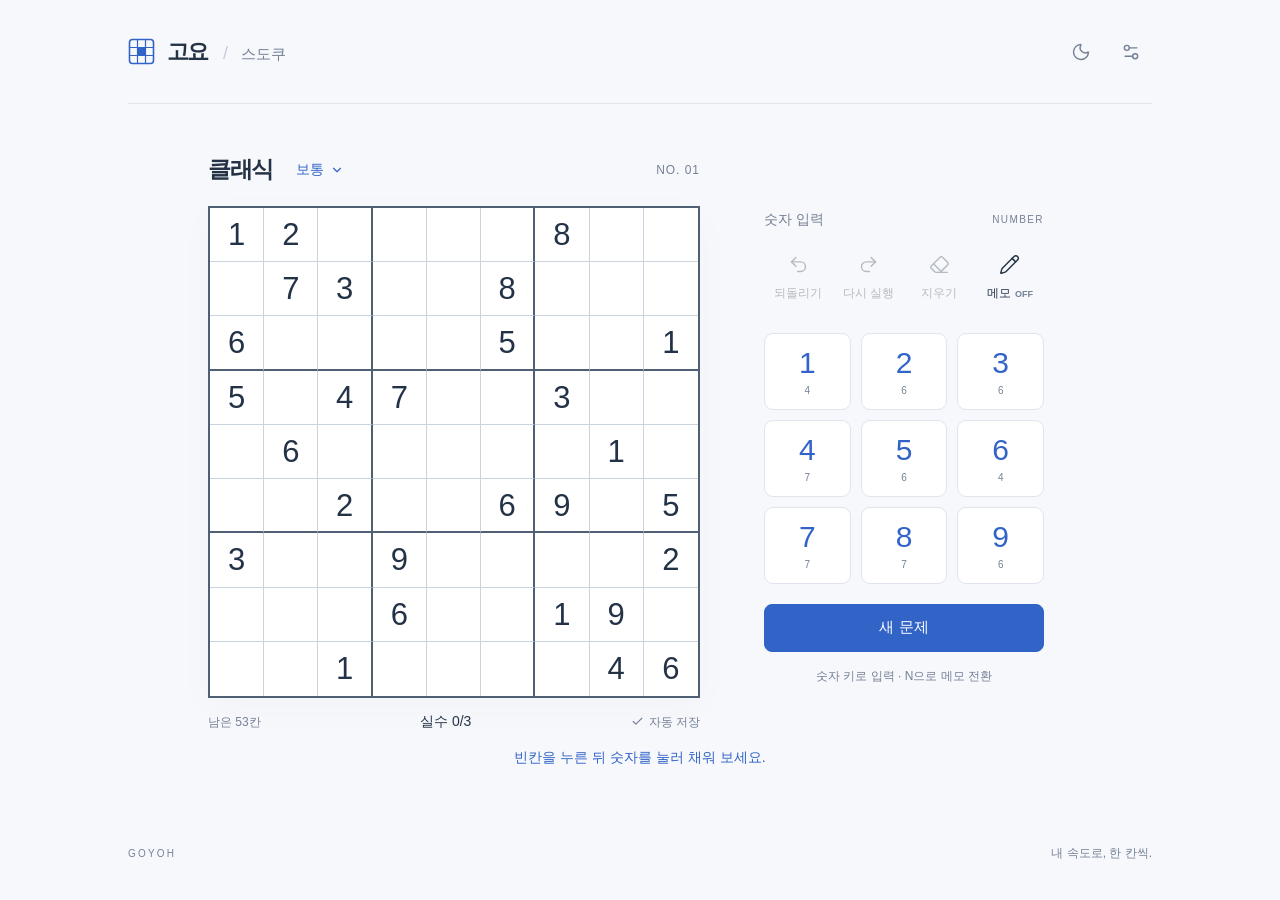
<file: index.html>
<!doctype html>
<html lang="ko" data-theme="light">
  <head>
    <meta charset="UTF-8" />
    <meta name="viewport" content="width=device-width, initial-scale=1, maximum-scale=1, user-scalable=no, viewport-fit=cover" />
    <meta name="theme-color" content="#f6f8fb" />
    <meta name="description" content="힌트 없이, 내 속도로 푸는 클래식 스도쿠." />
    <link rel="icon" href="./favicon.svg" type="image/svg+xml" />
    <title>고요 스도쿠</title>
    <script type="module" crossorigin src="./assets/index-CAXtN0q0.js"></script>
    <link rel="stylesheet" crossorigin href="./assets/index-DpVpLkRC.css">
    <link rel="manifest" href="./manifest.json">
    <link rel="apple-touch-icon" href="./icons/icon-192.png">
  </head>
  <body class="antialiased">
    <div id="root"></div>
    <script>if('serviceWorker' in navigator){addEventListener('load',function(){navigator.serviceWorker.register('./sw.js').catch(function(){})})}</script>
  </body>
</html>
</file>
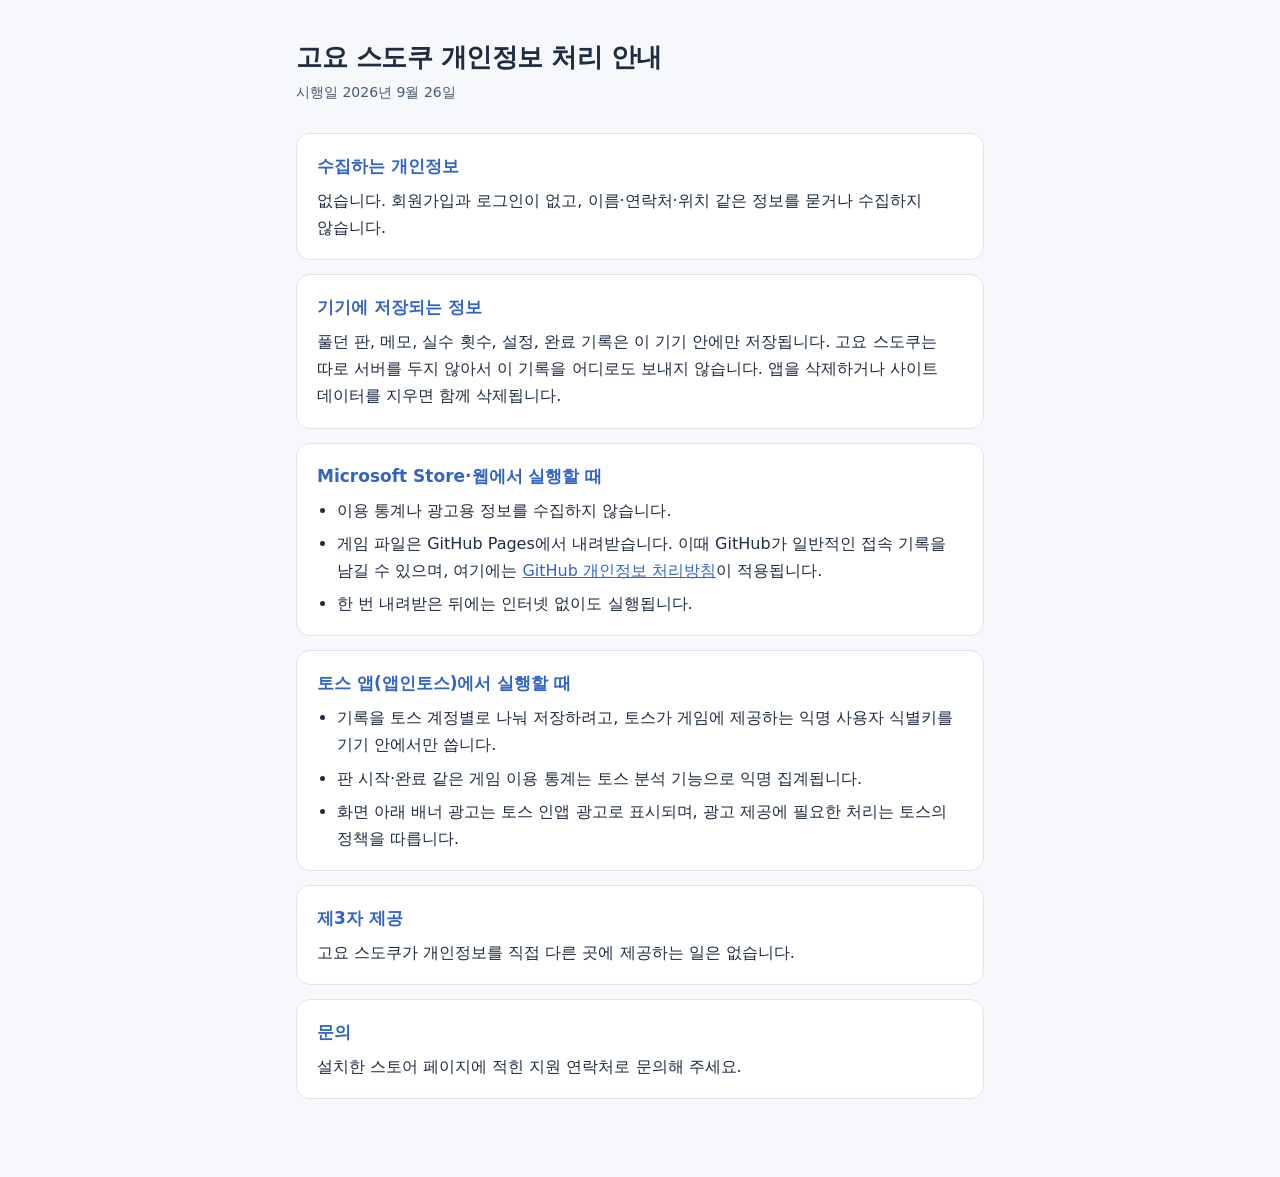
<file: privacy.html>
<!doctype html>
<html lang="ko">
<head>
<meta charset="utf-8">
<meta name="viewport" content="width=device-width, initial-scale=1">
<title>고요 스도쿠 개인정보 처리 안내</title>
<meta name="description" content="고요 스도쿠가 어떤 정보를 어디에 저장하는지 안내합니다.">
<link rel="icon" href="./favicon.svg" type="image/svg+xml">
<style>
  :root { --bg:#f6f8fb; --card:#ffffff; --fg:#1f2d42; --muted:#4a5b71; --line:#dfe5ee; --accent:#3264c8; color-scheme:light; }
  @media (prefers-color-scheme: dark) {
    :root { --bg:#131b26; --card:#1b2635; --fg:#d9e1ed; --muted:#98a7bc; --line:#303f53; --accent:#8bb3ff; color-scheme:dark; }
  }
  * { box-sizing:border-box; }
  body { margin:0; background:var(--bg); color:var(--fg); font:16px/1.7 "Apple SD Gothic Neo","Noto Sans KR","Malgun Gothic",system-ui,sans-serif; word-break:keep-all; }
  main { max-width:720px; margin:0 auto; padding:40px 16px 64px; }
  h1 { font-size:26px; line-height:1.35; letter-spacing:-0.5px; margin:0 0 6px; }
  .date { color:var(--muted); margin:0 0 28px; font-size:14px; }
  section { background:var(--card); border:1px solid var(--line); border-radius:14px; padding:18px 20px; margin:0 0 14px; }
  h2 { font-size:17px; margin:0 0 6px; color:var(--accent); }
  p, li { margin:0; color:var(--fg); }
  ul { margin:0; padding-left:20px; }
  li + li { margin-top:6px; }
  a { color:var(--accent); }
</style>
</head>
<body>
<main>
  <h1>고요 스도쿠 개인정보 처리 안내</h1>
  <p class="date">시행일 2026년 9월 26일</p>

  <section>
    <h2>수집하는 개인정보</h2>
    <p>없습니다. 회원가입과 로그인이 없고, 이름·연락처·위치 같은 정보를 묻거나 수집하지 않습니다.</p>
  </section>

  <section>
    <h2>기기에 저장되는 정보</h2>
    <p>풀던 판, 메모, 실수 횟수, 설정, 완료 기록은 이 기기 안에만 저장됩니다. 고요 스도쿠는 따로 서버를 두지 않아서 이 기록을 어디로도 보내지 않습니다. 앱을 삭제하거나 사이트 데이터를 지우면 함께 삭제됩니다.</p>
  </section>

  <section>
    <h2>Microsoft Store·웹에서 실행할 때</h2>
    <ul>
      <li>이용 통계나 광고용 정보를 수집하지 않습니다.</li>
      <li>게임 파일은 GitHub Pages에서 내려받습니다. 이때 GitHub가 일반적인 접속 기록을 남길 수 있으며, 여기에는 <a href="https://docs.github.com/ko/site-policy/privacy-policies/github-general-privacy-statement">GitHub 개인정보 처리방침</a>이 적용됩니다.</li>
      <li>한 번 내려받은 뒤에는 인터넷 없이도 실행됩니다.</li>
    </ul>
  </section>

  <section>
    <h2>토스 앱(앱인토스)에서 실행할 때</h2>
    <ul>
      <li>기록을 토스 계정별로 나눠 저장하려고, 토스가 게임에 제공하는 익명 사용자 식별키를 기기 안에서만 씁니다.</li>
      <li>판 시작·완료 같은 게임 이용 통계는 토스 분석 기능으로 익명 집계됩니다.</li>
      <li>화면 아래 배너 광고는 토스 인앱 광고로 표시되며, 광고 제공에 필요한 처리는 토스의 정책을 따릅니다.</li>
    </ul>
  </section>

  <section>
    <h2>제3자 제공</h2>
    <p>고요 스도쿠가 개인정보를 직접 다른 곳에 제공하는 일은 없습니다.</p>
  </section>

  <section>
    <h2>문의</h2>
    <p>설치한 스토어 페이지에 적힌 지원 연락처로 문의해 주세요.</p>
  </section>
</main>
</body>
</html>
</file>
<file: assets/index-DpVpLkRC.css>
/*! tailwindcss v4.2.1 | MIT License | https://tailwindcss.com */
@layer properties{@supports (((-webkit-hyphens:none)) and (not (margin-trim:inline))) or ((-moz-orient:inline) and (not (color:rgb(from red r g b)))){:root,:host{--shimmer-angle:20deg}*,:before,:after{--tw-translate-x:0;--tw-translate-y:0;--tw-translate-z:0;--tw-border-style:solid;--tw-leading:initial;--tw-font-weight:initial;--tw-shadow:0 0 #0000;--tw-shadow-color:initial;--tw-shadow-alpha:100%;--tw-inset-shadow:0 0 #0000;--tw-inset-shadow-color:initial;--tw-inset-shadow-alpha:100%;--tw-ring-color:initial;--tw-ring-shadow:0 0 #0000;--tw-inset-ring-color:initial;--tw-inset-ring-shadow:0 0 #0000;--tw-ring-inset:initial;--tw-ring-offset-width:0px;--tw-ring-offset-color:#fff;--tw-ring-offset-shadow:0 0 #0000;--tw-outline-style:solid;--tw-duration:initial;--tw-animation-delay:0s;--tw-animation-direction:normal;--tw-animation-duration:initial;--tw-animation-fill-mode:none;--tw-animation-iteration-count:1;--tw-enter-blur:0;--tw-enter-opacity:1;--tw-enter-rotate:0;--tw-enter-scale:1;--tw-enter-translate-x:0;--tw-enter-translate-y:0;--tw-exit-blur:0;--tw-exit-opacity:1;--tw-exit-rotate:0;--tw-exit-scale:1;--tw-exit-translate-x:0;--tw-exit-translate-y:0;--scroll-fade-t:0px;--scroll-fade-b:0px;--scroll-fade-s:0px;--scroll-fade-e:0px;--scroll-fade-mask:initial;--shimmer-image:initial;--shimmer-text-fill:initial}::backdrop{--tw-translate-x:0;--tw-translate-y:0;--tw-translate-z:0;--tw-border-style:solid;--tw-leading:initial;--tw-font-weight:initial;--tw-shadow:0 0 #0000;--tw-shadow-color:initial;--tw-shadow-alpha:100%;--tw-inset-shadow:0 0 #0000;--tw-inset-shadow-color:initial;--tw-inset-shadow-alpha:100%;--tw-ring-color:initial;--tw-ring-shadow:0 0 #0000;--tw-inset-ring-color:initial;--tw-inset-ring-shadow:0 0 #0000;--tw-ring-inset:initial;--tw-ring-offset-width:0px;--tw-ring-offset-color:#fff;--tw-ring-offset-shadow:0 0 #0000;--tw-outline-style:solid;--tw-duration:initial;--tw-animation-delay:0s;--tw-animation-direction:normal;--tw-animation-duration:initial;--tw-animation-fill-mode:none;--tw-animation-iteration-count:1;--tw-enter-blur:0;--tw-enter-opacity:1;--tw-enter-rotate:0;--tw-enter-scale:1;--tw-enter-translate-x:0;--tw-enter-translate-y:0;--tw-exit-blur:0;--tw-exit-opacity:1;--tw-exit-rotate:0;--tw-exit-scale:1;--tw-exit-translate-x:0;--tw-exit-translate-y:0;--scroll-fade-t:0px;--scroll-fade-b:0px;--scroll-fade-s:0px;--scroll-fade-e:0px;--scroll-fade-mask:initial;--shimmer-image:initial;--shimmer-text-fill:initial}}}@layer theme{:root,:host{--font-mono:ui-monospace, SFMono-Regular, Menlo, Monaco, Consolas, "Liberation Mono", "Courier New", monospace;--color-black:#000;--color-white:#fff;--spacing:.25rem;--container-xs:20rem;--container-lg:32rem;--text-xs:.75rem;--text-xs--line-height:calc(1 / .75);--text-sm:.875rem;--text-sm--line-height:calc(1.25 / .875);--text-lg:1.125rem;--text-lg--line-height:calc(1.75 / 1.125);--font-weight-medium:500;--font-weight-semibold:600;--radius-xs:.125rem;--default-transition-duration:.15s;--default-transition-timing-function:cubic-bezier(.4, 0, .2, 1);--default-font-family:Arial,"Apple SD Gothic Neo","Malgun Gothic",sans-serif;--default-mono-font-family:var(--font-mono)}}@layer base{*,:after,:before{box-sizing:border-box;border:0 solid;margin:0;padding:0}::backdrop{box-sizing:border-box;border:0 solid;margin:0;padding:0}::-webkit-file-upload-button{box-sizing:border-box;border:0 solid;margin:0;padding:0}::file-selector-button{box-sizing:border-box;border:0 solid;margin:0;padding:0}html,:host{-webkit-text-size-adjust:100%;-moz-tab-size:4;tab-size:4;line-height:1.5;font-family:var(--default-font-family,ui-sans-serif, system-ui, sans-serif, "Apple Color Emoji", "Segoe UI Emoji", "Segoe UI Symbol", "Noto Color Emoji");font-feature-settings:var(--default-font-feature-settings,normal);font-variation-settings:var(--default-font-variation-settings,normal);-webkit-tap-highlight-color:transparent}hr{height:0;color:inherit;border-top-width:1px}abbr:where([title]){-webkit-text-decoration:underline dotted;text-decoration:underline dotted}h1,h2,h3,h4,h5,h6{font-size:inherit;font-weight:inherit}a{color:inherit;-webkit-text-decoration:inherit;-webkit-text-decoration:inherit;-webkit-text-decoration:inherit;-webkit-text-decoration:inherit;text-decoration:inherit}b,strong{font-weight:bolder}code,kbd,samp,pre{font-family:var(--default-mono-font-family,ui-monospace, SFMono-Regular, Menlo, Monaco, Consolas, "Liberation Mono", "Courier New", monospace);font-feature-settings:var(--default-mono-font-feature-settings,normal);font-variation-settings:var(--default-mono-font-variation-settings,normal);font-size:1em}small{font-size:80%}sub,sup{vertical-align:baseline;font-size:75%;line-height:0;position:relative}sub{bottom:-.25em}sup{top:-.5em}table{text-indent:0;border-color:inherit;border-collapse:collapse}:-moz-focusring{outline:auto}progress{vertical-align:baseline}summary{display:list-item}ol,ul,menu{list-style:none}img,svg,video,canvas,audio,iframe,embed,object{vertical-align:middle;display:block}img,video{max-width:100%;height:auto}button,input,select,optgroup,textarea{font:inherit;font-feature-settings:inherit;font-variation-settings:inherit;letter-spacing:inherit;color:inherit;opacity:1;background-color:#0000;border-radius:0}::-webkit-file-upload-button{font:inherit;font-feature-settings:inherit;font-variation-settings:inherit;letter-spacing:inherit;color:inherit;opacity:1;background-color:#0000;border-radius:0}::file-selector-button{font:inherit;font-feature-settings:inherit;font-variation-settings:inherit;letter-spacing:inherit;color:inherit;opacity:1;background-color:#0000;border-radius:0}:where(select:-webkit-any([multiple],[size])) optgroup{font-weight:bolder}:where(select:is([multiple],[size])) optgroup{font-weight:bolder}:where(select:-webkit-any([multiple],[size])) optgroup option{padding-inline-start:20px}:where(select:is([multiple],[size])) optgroup option{padding-inline-start:20px}::-webkit-file-upload-button{margin-inline-end:4px}::file-selector-button{margin-inline-end:4px}::placeholder{opacity:1}@supports (not ((-webkit-appearance:-apple-pay-button))) or (contain-intrinsic-size:1px){::placeholder{color:currentColor}@supports (color:color-mix(in lab, red, red)){::placeholder{color:color-mix(in oklab, currentcolor 50%, transparent)}}}textarea{resize:vertical}::-webkit-search-decoration{-webkit-appearance:none}::-webkit-date-and-time-value{min-height:1lh;text-align:inherit}::-webkit-datetime-edit{display:inline-flex}::-webkit-datetime-edit-fields-wrapper{padding:0}::-webkit-datetime-edit{padding-block-start:0;padding-block-end:0}::-webkit-datetime-edit-year-field{padding-block-start:0;padding-block-end:0}::-webkit-datetime-edit-month-field{padding-block-start:0;padding-block-end:0}::-webkit-datetime-edit-day-field{padding-block-start:0;padding-block-end:0}::-webkit-datetime-edit-hour-field{padding-block-start:0;padding-block-end:0}::-webkit-datetime-edit-minute-field{padding-block-start:0;padding-block-end:0}::-webkit-datetime-edit-second-field{padding-block-start:0;padding-block-end:0}::-webkit-datetime-edit-millisecond-field{padding-block-start:0;padding-block-end:0}::-webkit-datetime-edit-meridiem-field{padding-block-start:0;padding-block-end:0}::-webkit-calendar-picker-indicator{line-height:1}:-moz-ui-invalid{box-shadow:none}button{-webkit-appearance:button;appearance:button}input:where([type=button],[type=reset],[type=submit]){-webkit-appearance:button;appearance:button}::-webkit-file-upload-button{-webkit-appearance:button;appearance:button}::file-selector-button{-webkit-appearance:button;appearance:button}::-webkit-inner-spin-button{height:auto}::-webkit-outer-spin-button{height:auto}[hidden]:where(:not([hidden=until-found])){display:none!important}}@layer components;@layer utilities{.pointer-events-none{pointer-events:none}.visible{visibility:visible}.sr-only{clip-path:inset(50%);white-space:nowrap;border-width:0;width:1px;height:1px;margin:-1px;padding:0;position:absolute;overflow:hidden}.absolute{position:absolute}.fixed{position:fixed}.relative{position:relative}.inset-0{inset:calc(var(--spacing) * 0)}.top-1\/2{top:50%}.top-4{top:calc(var(--spacing) * 4)}.top-\[50\%\]{top:50%}.right-4{right:calc(var(--spacing) * 4)}.left-1\/2,.left-\[50\%\]{left:50%}.z-50{z-index:50}.mb-2{margin-bottom:calc(var(--spacing) * 2)}.block{display:block}.flex{display:flex}.grid{display:grid}.hidden{display:none}.inline-flex{display:inline-flex}.aspect-square{aspect-ratio:1}.size-2{width:calc(var(--spacing) * 2);height:calc(var(--spacing) * 2)}.size-4{width:calc(var(--spacing) * 4);height:calc(var(--spacing) * 4)}.size-6{width:calc(var(--spacing) * 6);height:calc(var(--spacing) * 6)}.size-8{width:calc(var(--spacing) * 8);height:calc(var(--spacing) * 8)}.size-9{width:calc(var(--spacing) * 9);height:calc(var(--spacing) * 9)}.size-10{width:calc(var(--spacing) * 10);height:calc(var(--spacing) * 10)}.size-16{width:calc(var(--spacing) * 16);height:calc(var(--spacing) * 16)}.h-6{height:calc(var(--spacing) * 6)}.h-8{height:calc(var(--spacing) * 8)}.h-9{height:calc(var(--spacing) * 9)}.h-10{height:calc(var(--spacing) * 10)}.w-full{width:100%}.max-w-\[calc\(100\%-2rem\)\]{max-width:calc(100% - 2rem)}.shrink-0{flex-shrink:0}.-translate-x-1\/2{--tw-translate-x:calc(calc(1 / 2 * 100%) * -1);translate:var(--tw-translate-x) var(--tw-translate-y)}.translate-x-\[-50\%\]{--tw-translate-x:-50%;translate:var(--tw-translate-x) var(--tw-translate-y)}.-translate-y-1\/2{--tw-translate-y:calc(calc(1 / 2 * 100%) * -1);translate:var(--tw-translate-x) var(--tw-translate-y)}.translate-y-\[-50\%\]{--tw-translate-y:-50%;translate:var(--tw-translate-x) var(--tw-translate-y)}.grid-rows-\[auto_1fr\]{grid-template-rows:auto 1fr}.flex-col{flex-direction:column}.flex-col-reverse{flex-direction:column-reverse}.place-items-center{place-items:center}.items-center{align-items:center}.justify-center{justify-content:center}.gap-1{gap:calc(var(--spacing) * 1)}.gap-1\.5{gap:calc(var(--spacing) * 1.5)}.gap-2{gap:calc(var(--spacing) * 2)}.gap-3{gap:calc(var(--spacing) * 3)}.gap-4{gap:calc(var(--spacing) * 4)}.rounded-full{border-radius:2147483647px}.rounded-lg{border-radius:.7rem}.rounded-md{border-radius:.5rem}.rounded-xs{border-radius:var(--radius-xs)}.border{border-style:var(--tw-border-style);border-width:1px}.border-input{border-color:var(--input)}.border-transparent{border-color:#0000}.bg-background{background-color:var(--background)}.bg-black\/50{background-color:#00000080}@supports (color:color-mix(in lab, red, red)){.bg-black\/50{background-color:color-mix(in oklab, var(--color-black) 50%, transparent)}}.bg-destructive{background-color:var(--destructive)}.bg-muted{background-color:var(--muted)}.bg-primary{background-color:var(--primary)}.bg-secondary{background-color:var(--secondary)}.fill-primary{fill:var(--primary)}.p-6{padding:calc(var(--spacing) * 6)}.px-2{padding-inline:calc(var(--spacing) * 2)}.px-3{padding-inline:calc(var(--spacing) * 3)}.px-4{padding-inline:calc(var(--spacing) * 4)}.px-6{padding-inline:calc(var(--spacing) * 6)}.py-2{padding-block:calc(var(--spacing) * 2)}.text-center{text-align:center}.text-lg{font-size:var(--text-lg);line-height:var(--tw-leading,var(--text-lg--line-height))}.text-sm{font-size:var(--text-sm);line-height:var(--tw-leading,var(--text-sm--line-height))}.text-xs{font-size:var(--text-xs);line-height:var(--tw-leading,var(--text-xs--line-height))}.leading-none{--tw-leading:1;line-height:1}.font-medium{--tw-font-weight:var(--font-weight-medium);font-weight:var(--font-weight-medium)}.font-semibold{--tw-font-weight:var(--font-weight-semibold);font-weight:var(--font-weight-semibold)}.whitespace-nowrap{white-space:nowrap}.text-muted-foreground{color:var(--muted-foreground)}.text-primary{color:var(--primary)}.text-primary-foreground{color:var(--primary-foreground)}.text-secondary-foreground{color:var(--secondary-foreground)}.text-white{color:var(--color-white)}.underline-offset-4{text-underline-offset:4px}.antialiased{-webkit-font-smoothing:antialiased;-moz-osx-font-smoothing:grayscale}.opacity-70{opacity:.7}.shadow-lg{--tw-shadow:0 10px 15px -3px var(--tw-shadow-color,#0000001a), 0 4px 6px -4px var(--tw-shadow-color,#0000001a);box-shadow:var(--tw-inset-shadow), var(--tw-inset-ring-shadow), var(--tw-ring-offset-shadow), var(--tw-ring-shadow), var(--tw-shadow)}.shadow-xs{--tw-shadow:0 1px 2px 0 var(--tw-shadow-color,#0000000d);box-shadow:var(--tw-inset-shadow), var(--tw-inset-ring-shadow), var(--tw-ring-offset-shadow), var(--tw-ring-shadow), var(--tw-shadow)}.ring-0{--tw-ring-shadow:var(--tw-ring-inset,) 0 0 0 calc(0px + var(--tw-ring-offset-width)) var(--tw-ring-color,currentcolor);box-shadow:var(--tw-inset-shadow), var(--tw-inset-ring-shadow), var(--tw-ring-offset-shadow), var(--tw-ring-shadow), var(--tw-shadow)}.ring-offset-background{--tw-ring-offset-color:var(--background)}.outline{outline-style:var(--tw-outline-style);outline-width:1px}.transition-\[color\,box-shadow\]{transition-property:color,box-shadow;transition-timing-function:var(--tw-ease,var(--default-transition-timing-function));transition-duration:var(--tw-duration,var(--default-transition-duration))}.transition-all{transition-property:all;transition-timing-function:var(--tw-ease,var(--default-transition-timing-function));transition-duration:var(--tw-duration,var(--default-transition-duration))}.transition-opacity{transition-property:opacity;transition-timing-function:var(--tw-ease,var(--default-transition-timing-function));transition-duration:var(--tw-duration,var(--default-transition-duration))}.transition-transform{transition-property:transform,translate,scale,rotate;transition-timing-function:var(--tw-ease,var(--default-transition-timing-function));transition-duration:var(--tw-duration,var(--default-transition-duration))}.duration-200{--tw-duration:.2s;transition-duration:.2s}.outline-none{--tw-outline-style:none;outline-style:none}.running{animation-play-state:running}.group-data-\[size\=default\]\/switch\:size-4:is(:where(.group\/switch)[data-size=default] *){width:calc(var(--spacing) * 4);height:calc(var(--spacing) * 4)}.group-data-\[size\=sm\]\/alert-dialog-content\:grid:is(:where(.group\/alert-dialog-content)[data-size=sm] *){display:grid}.group-data-\[size\=sm\]\/alert-dialog-content\:grid-cols-2:is(:where(.group\/alert-dialog-content)[data-size=sm] *){grid-template-columns:repeat(2,minmax(0,1fr))}.group-data-\[size\=sm\]\/switch\:size-3:is(:where(.group\/switch)[data-size=sm] *){width:calc(var(--spacing) * 3);height:calc(var(--spacing) * 3)}@media (hover:hover){.hover\:bg-accent:hover{background-color:var(--accent)}.hover\:bg-destructive\/90:hover{background-color:var(--destructive)}@supports (color:color-mix(in lab, red, red)){.hover\:bg-destructive\/90:hover{background-color:color-mix(in oklab, var(--destructive) 90%, transparent)}}.hover\:bg-primary\/90:hover{background-color:var(--primary)}@supports (color:color-mix(in lab, red, red)){.hover\:bg-primary\/90:hover{background-color:color-mix(in oklab, var(--primary) 90%, transparent)}}.hover\:bg-secondary\/80:hover{background-color:var(--secondary)}@supports (color:color-mix(in lab, red, red)){.hover\:bg-secondary\/80:hover{background-color:color-mix(in oklab, var(--secondary) 80%, transparent)}}.hover\:text-accent-foreground:hover{color:var(--accent-foreground)}.hover\:underline:hover{text-decoration-line:underline}.hover\:opacity-100:hover{opacity:1}}.focus\:ring-2:focus{--tw-ring-shadow:var(--tw-ring-inset,) 0 0 0 calc(2px + var(--tw-ring-offset-width)) var(--tw-ring-color,currentcolor);box-shadow:var(--tw-inset-shadow), var(--tw-inset-ring-shadow), var(--tw-ring-offset-shadow), var(--tw-ring-shadow), var(--tw-shadow)}.focus\:ring-ring:focus{--tw-ring-color:var(--ring)}.focus\:ring-offset-2:focus{--tw-ring-offset-width:2px;--tw-ring-offset-shadow:var(--tw-ring-inset,) 0 0 0 var(--tw-ring-offset-width) var(--tw-ring-offset-color)}.focus\:outline-hidden:focus{--tw-outline-style:none;outline-style:none}@media (forced-colors:active){.focus\:outline-hidden:focus{outline-offset:2px;outline:2px solid #0000}}.focus-visible\:border-ring:focus-visible{border-color:var(--ring)}.focus-visible\:ring-\[3px\]:focus-visible{--tw-ring-shadow:var(--tw-ring-inset,) 0 0 0 calc(3px + var(--tw-ring-offset-width)) var(--tw-ring-color,currentcolor);box-shadow:var(--tw-inset-shadow), var(--tw-inset-ring-shadow), var(--tw-ring-offset-shadow), var(--tw-ring-shadow), var(--tw-shadow)}.focus-visible\:ring-destructive\/20:focus-visible{--tw-ring-color:var(--destructive)}@supports (color:color-mix(in lab, red, red)){.focus-visible\:ring-destructive\/20:focus-visible{--tw-ring-color:color-mix(in oklab, var(--destructive) 20%, transparent)}}.focus-visible\:ring-ring\/50:focus-visible{--tw-ring-color:var(--ring)}@supports (color:color-mix(in lab, red, red)){.focus-visible\:ring-ring\/50:focus-visible{--tw-ring-color:color-mix(in oklab, var(--ring) 50%, transparent)}}.disabled\:pointer-events-none:disabled{pointer-events:none}.disabled\:cursor-not-allowed:disabled{cursor:not-allowed}.disabled\:opacity-50:disabled{opacity:.5}.has-data-\[slot\=alert-dialog-media\]\:grid-rows-\[auto_auto_1fr\]:has([data-slot=alert-dialog-media]){grid-template-rows:auto auto 1fr}.has-data-\[slot\=alert-dialog-media\]\:gap-x-6:has([data-slot=alert-dialog-media]){column-gap:calc(var(--spacing) * 6)}.has-\[\>svg\]\:px-1\.5:has(>svg){padding-inline:calc(var(--spacing) * 1.5)}.has-\[\>svg\]\:px-2\.5:has(>svg){padding-inline:calc(var(--spacing) * 2.5)}.has-\[\>svg\]\:px-3:has(>svg){padding-inline:calc(var(--spacing) * 3)}.has-\[\>svg\]\:px-4:has(>svg){padding-inline:calc(var(--spacing) * 4)}.aria-invalid\:border-destructive[aria-invalid=true]{border-color:var(--destructive)}.aria-invalid\:ring-destructive\/20[aria-invalid=true]{--tw-ring-color:var(--destructive)}@supports (color:color-mix(in lab, red, red)){.aria-invalid\:ring-destructive\/20[aria-invalid=true]{--tw-ring-color:color-mix(in oklab, var(--destructive) 20%, transparent)}}.data-\[size\=default\]\:h-\[1\.15rem\][data-size=default]{height:1.15rem}.data-\[size\=default\]\:w-8[data-size=default]{width:calc(var(--spacing) * 8)}.data-\[size\=sm\]\:h-3\.5[data-size=sm]{height:calc(var(--spacing) * 3.5)}.data-\[size\=sm\]\:w-6[data-size=sm]{width:calc(var(--spacing) * 6)}.data-\[size\=sm\]\:max-w-xs[data-size=sm]{max-width:var(--container-xs)}.data-\[state\=checked\]\:translate-x-\[calc\(100\%-2px\)\][data-state=checked]{--tw-translate-x:calc(100% - 2px);translate:var(--tw-translate-x) var(--tw-translate-y)}.data-\[state\=checked\]\:bg-primary[data-state=checked]{background-color:var(--primary)}.data-\[state\=closed\]\:animate-out[data-state=closed]{animation:exit var(--tw-animation-duration,var(--tw-duration,.15s))var(--tw-ease,ease)var(--tw-animation-delay,0s)var(--tw-animation-iteration-count,1)var(--tw-animation-direction,normal)var(--tw-animation-fill-mode,none)}.data-\[state\=closed\]\:fade-out-0[data-state=closed]{--tw-exit-opacity:0}.data-\[state\=closed\]\:zoom-out-95[data-state=closed]{--tw-exit-scale:.95}.data-\[state\=open\]\:animate-in[data-state=open]{animation:enter var(--tw-animation-duration,var(--tw-duration,.15s))var(--tw-ease,ease)var(--tw-animation-delay,0s)var(--tw-animation-iteration-count,1)var(--tw-animation-direction,normal)var(--tw-animation-fill-mode,none)}.data-\[state\=open\]\:bg-accent[data-state=open]{background-color:var(--accent)}.data-\[state\=open\]\:text-muted-foreground[data-state=open]{color:var(--muted-foreground)}.data-\[state\=open\]\:fade-in-0[data-state=open]{--tw-enter-opacity:0}.data-\[state\=open\]\:zoom-in-95[data-state=open]{--tw-enter-scale:.95}.data-\[state\=unchecked\]\:translate-x-0[data-state=unchecked]{--tw-translate-x:calc(var(--spacing) * 0);translate:var(--tw-translate-x) var(--tw-translate-y)}.data-\[state\=unchecked\]\:bg-input[data-state=unchecked]{background-color:var(--input)}@media (min-width:40rem){.sm\:max-w-lg{max-width:var(--container-lg)}.sm\:flex-row{flex-direction:row}.sm\:justify-end{justify-content:flex-end}.sm\:text-left{text-align:left}.sm\:group-data-\[size\=default\]\/alert-dialog-content\:row-span-2:is(:where(.group\/alert-dialog-content)[data-size=default] *){grid-row:span 2/span 2}.sm\:group-data-\[size\=default\]\/alert-dialog-content\:place-items-start:is(:where(.group\/alert-dialog-content)[data-size=default] *){place-items:start}.sm\:group-data-\[size\=default\]\/alert-dialog-content\:text-left:is(:where(.group\/alert-dialog-content)[data-size=default] *){text-align:left}.sm\:group-data-\[size\=default\]\/alert-dialog-content\:group-has-data-\[slot\=alert-dialog-media\]\/alert-dialog-content\:col-start-2:is(:where(.group\/alert-dialog-content)[data-size=default] *):is(:where(.group\/alert-dialog-content):has([data-slot=alert-dialog-media]) *){grid-column-start:2}.sm\:group-data-\[size\=default\]\/alert-dialog-content\:has-data-\[slot\=alert-dialog-media\]\:grid-rows-\[auto_1fr\]:is(:where(.group\/alert-dialog-content)[data-size=default] *):has([data-slot=alert-dialog-media]){grid-template-rows:auto 1fr}.data-\[size\=default\]\:sm\:max-w-lg[data-size=default]{max-width:var(--container-lg)}}@media (prefers-color-scheme:dark){.dark\:border-input{border-color:var(--input)}.dark\:bg-destructive\/60{background-color:var(--destructive)}@supports (color:color-mix(in lab, red, red)){.dark\:bg-destructive\/60{background-color:color-mix(in oklab, var(--destructive) 60%, transparent)}}.dark\:bg-input\/30{background-color:var(--input)}@supports (color:color-mix(in lab, red, red)){.dark\:bg-input\/30{background-color:color-mix(in oklab, var(--input) 30%, transparent)}}@media (hover:hover){.dark\:hover\:bg-accent\/50:hover{background-color:var(--accent)}@supports (color:color-mix(in lab, red, red)){.dark\:hover\:bg-accent\/50:hover{background-color:color-mix(in oklab, var(--accent) 50%, transparent)}}.dark\:hover\:bg-input\/50:hover{background-color:var(--input)}@supports (color:color-mix(in lab, red, red)){.dark\:hover\:bg-input\/50:hover{background-color:color-mix(in oklab, var(--input) 50%, transparent)}}}.dark\:focus-visible\:ring-destructive\/40:focus-visible{--tw-ring-color:var(--destructive)}@supports (color:color-mix(in lab, red, red)){.dark\:focus-visible\:ring-destructive\/40:focus-visible{--tw-ring-color:color-mix(in oklab, var(--destructive) 40%, transparent)}}.dark\:aria-invalid\:ring-destructive\/40[aria-invalid=true]{--tw-ring-color:var(--destructive)}@supports (color:color-mix(in lab, red, red)){.dark\:aria-invalid\:ring-destructive\/40[aria-invalid=true]{--tw-ring-color:color-mix(in oklab, var(--destructive) 40%, transparent)}}.dark\:data-\[state\=checked\]\:bg-primary-foreground[data-state=checked]{background-color:var(--primary-foreground)}.dark\:data-\[state\=unchecked\]\:bg-foreground[data-state=unchecked]{background-color:var(--foreground)}.dark\:data-\[state\=unchecked\]\:bg-input\/80[data-state=unchecked]{background-color:var(--input)}@supports (color:color-mix(in lab, red, red)){.dark\:data-\[state\=unchecked\]\:bg-input\/80[data-state=unchecked]{background-color:color-mix(in oklab, var(--input) 80%, transparent)}}}.\[\&_svg\]\:pointer-events-none svg{pointer-events:none}.\[\&_svg\]\:shrink-0 svg{flex-shrink:0}.\[\&_svg\:not\(\[class\*\=\'size-\'\]\)\]\:size-3 svg:not([class*=size-]){width:calc(var(--spacing) * 3);height:calc(var(--spacing) * 3)}.\[\&_svg\:not\(\[class\*\=\'size-\'\]\)\]\:size-4 svg:not([class*=size-]){width:calc(var(--spacing) * 4);height:calc(var(--spacing) * 4)}:-webkit-any(.\*\:\[svg\:not\(\[class\*\=\'size-\'\]\)\]\:size-8>*):-webkit-any(svg:not([class*=size-])){width:calc(var(--spacing) * 8);height:calc(var(--spacing) * 8)}:is(.\*\:\[svg\:not\(\[class\*\=\'size-\'\]\)\]\:size-8>*):is(svg:not([class*=size-])){width:calc(var(--spacing) * 8);height:calc(var(--spacing) * 8)}}@property --tw-animation-delay{syntax:"*";inherits:false;initial-value:0s}@property --tw-animation-direction{syntax:"*";inherits:false;initial-value:normal}@property --tw-animation-duration{syntax:"*";inherits:false}@property --tw-animation-fill-mode{syntax:"*";inherits:false;initial-value:none}@property --tw-animation-iteration-count{syntax:"*";inherits:false;initial-value:1}@property --tw-enter-blur{syntax:"*";inherits:false;initial-value:0}@property --tw-enter-opacity{syntax:"*";inherits:false;initial-value:1}@property --tw-enter-rotate{syntax:"*";inherits:false;initial-value:0}@property --tw-enter-scale{syntax:"*";inherits:false;initial-value:1}@property --tw-enter-translate-x{syntax:"*";inherits:false;initial-value:0}@property --tw-enter-translate-y{syntax:"*";inherits:false;initial-value:0}@property --tw-exit-blur{syntax:"*";inherits:false;initial-value:0}@property --tw-exit-opacity{syntax:"*";inherits:false;initial-value:1}@property --tw-exit-rotate{syntax:"*";inherits:false;initial-value:0}@property --tw-exit-scale{syntax:"*";inherits:false;initial-value:1}@property --tw-exit-translate-x{syntax:"*";inherits:false;initial-value:0}@property --tw-exit-translate-y{syntax:"*";inherits:false;initial-value:0}@property --scroll-fade-t{syntax:"<length-percentage>";inherits:false;initial-value:0}@property --scroll-fade-b{syntax:"<length-percentage>";inherits:false;initial-value:0}@property --scroll-fade-s{syntax:"<length-percentage>";inherits:false;initial-value:0}@property --scroll-fade-e{syntax:"<length-percentage>";inherits:false;initial-value:0}@property --scroll-fade-mask{syntax:"*";inherits:false}@property --shimmer-angle{syntax:"<angle>";inherits:true;initial-value:20deg}@property --shimmer-image{syntax:"*";inherits:false}@property --shimmer-text-fill{syntax:"*";inherits:false}@media (prefers-reduced-motion:reduce){.shimmer{-webkit-text-fill-color:currentColor;background-image:none;animation:none}}:root{--background:#f6f8fb;--foreground:#253246;--card:#fff;--card-foreground:#253246;--popover:#fff;--popover-foreground:#253246;--primary:#3264c8;--primary-foreground:#fff;--secondary:#edf1f7;--secondary-foreground:#253246;--muted:#edf1f7;--muted-foreground:#758196;--accent:#e9f0ff;--accent-foreground:#244fa3;--destructive:#b74a53;--border:#e0e5ed;--input:#c5cddb;--ring:#7e9fdf;--radius:.7rem;--grid-line:#cbd3df;--grid-bold:#4f6075;--peer:#f0f4fa;--same:#dfe9fc;--selected:#c9dcff;--digit:#233246;--entered:#2c60bd;--note:#506783;--shadow:0 10px 40px #29384d06;--lightningcss-light:initial;--lightningcss-dark: ;color-scheme:light}:root[data-theme=dark]{--background:#131b26;--foreground:#d9e1ed;--card:#1b2635;--card-foreground:#d9e1ed;--popover:#1b2635;--popover-foreground:#d9e1ed;--primary:#8bb3ff;--primary-foreground:#172437;--secondary:#253244;--secondary-foreground:#d9e1ed;--muted:#253244;--muted-foreground:#98a7bc;--accent:#293e60;--accent-foreground:#b5cfff;--destructive:#ef8995;--border:#303f53;--input:#4a5b71;--ring:#91b6fa;--grid-line:#3b4d64;--grid-bold:#8a9bb1;--peer:#233247;--same:#2e466b;--selected:#3c5884;--digit:#e5eaf2;--entered:#93baff;--note:#b3c5e0;--shadow:none;--lightningcss-light: ;--lightningcss-dark:initial;color-scheme:dark}*{box-sizing:border-box}html{background:var(--background);-webkit-tap-highlight-color:transparent;min-height:100%}body{color:var(--foreground);-webkit-font-smoothing:antialiased;margin:0;font-family:Arial,Apple SD Gothic Neo,Malgun Gothic,sans-serif;font-size:16px}button{cursor:pointer;touch-action:manipulation;-webkit-user-select:none;user-select:none}button:disabled{cursor:default}button:focus-visible{outline:2px solid var(--primary);outline-offset:3px}.app-shell{flex-direction:column;min-height:100svh;padding:0 32px;display:flex}.site-header{border-bottom:1px solid var(--border);justify-content:space-between;align-items:center;width:100%;max-width:1024px;height:104px;margin:0 auto;display:flex}.brand{color:var(--foreground);letter-spacing:-.07em;align-items:center;gap:12px;font-size:22px;font-weight:700;display:flex}.brand svg{width:27px;height:27px;color:var(--primary)}.brand-divider{color:var(--input);margin:0 15px;font-size:18px;font-weight:400}.brand-kind{color:var(--muted-foreground);letter-spacing:-.02em;font-size:15px;font-weight:400}.header-actions{gap:8px;display:flex}.icon-button{width:42px;height:42px;color:var(--muted-foreground);border-radius:50%;justify-content:center;align-items:center;display:flex}.icon-button svg{stroke-width:1.7px;width:20px;height:20px}@media (hover:hover){.icon-button:hover{background:var(--secondary);color:var(--foreground)}}.game-layout{grid-template-columns:minmax(0,492px) minmax(230px,280px);align-items:center;gap:64px;width:100%;max-width:864px;margin:48px auto 0;display:grid}.board-section{min-width:0}.board-heading{justify-content:space-between;align-items:center;gap:10px;min-height:32px;margin-bottom:19px;display:flex}.board-title{align-items:center;gap:14px;display:flex}.board-title h1{letter-spacing:-.055em;margin:0;font-size:23px;font-weight:600}.level-button{color:var(--primary);border-radius:6px;align-items:center;gap:6px;padding:7px 9px;font-size:14px;display:flex}@media (hover:hover){.level-button:hover{background:var(--accent)}}.puzzle-number{letter-spacing:.08em;color:var(--muted-foreground);white-space:nowrap;align-items:center;gap:12px;font-size:12px;display:flex}.timer{font-variant-numeric:tabular-nums;letter-spacing:0;font-size:14px}.board{aspect-ratio:1;background:var(--card);border:2px solid var(--grid-bold);width:100%;box-shadow:var(--shadow);-webkit-user-select:none;user-select:none;grid-template-rows:repeat(9,minmax(0,1fr));display:grid}.board-row{grid-template-columns:repeat(9,minmax(0,1fr));min-height:0;display:grid}.cell{border:0;border-right:1px solid var(--grid-line);border-bottom:1px solid var(--grid-line);background:var(--card);min-width:0;min-height:0;color:var(--digit);border-radius:0;justify-content:center;align-items:center;padding:0;display:flex;position:relative}.cell:nth-child(9){border-right:0}.board-row:last-child .cell{border-bottom:0}.cell.box-right{border-right:2px solid var(--grid-bold)}.cell.box-bottom{border-bottom:2px solid var(--grid-bold)}.cell.peer{background:var(--peer)}.cell.same{background:var(--same)}.cell.selected{background:var(--selected);box-shadow:inset 0 0 0 2px var(--primary);z-index:1}.cell:focus-visible{box-shadow:inset 0 0 0 2px var(--primary);z-index:2;outline:none}.cell-digit{font-variant-numeric:tabular-nums;font-family:Arial,sans-serif;font-size:31px;font-weight:400;line-height:1}.cell.entered .cell-digit{color:var(--entered)}.cell.conflict .cell-digit{color:var(--destructive);text-underline-offset:5px;text-decoration:underline;text-decoration-thickness:1px}.cell.conflict{background:var(--destructive)}@supports (color:color-mix(in lab, red, red)){.cell.conflict{background:color-mix(in srgb,var(--destructive) 9%,var(--card))}}.cell.note-rejected{background:var(--destructive)}@supports (color:color-mix(in lab, red, red)){.cell.note-rejected{background:color-mix(in srgb,var(--destructive) 18%,var(--card))}}.cell.note-rejected{box-shadow:inset 0 0 0 2px var(--destructive)}.cell-notes{color:var(--note);font-variant-numeric:tabular-nums;grid-template-rows:repeat(3,1fr);grid-template-columns:repeat(3,1fr);font-family:Arial,sans-serif;font-size:12px;line-height:1;display:grid;position:absolute;top:3px;bottom:3px;left:3px;right:3px}.cell-notes>span{justify-content:center;align-items:center;display:flex}.board-bottom{color:var(--muted-foreground);justify-content:space-between;gap:8px;margin-top:13px;font-size:12px;display:flex}.board-bottom>span{align-items:center;gap:5px;display:flex}.board-bottom .mistake-count{font-variant-numeric:tabular-nums;color:var(--foreground);font-size:14px}.board-bottom .has-mistakes{color:var(--destructive)}.board-bottom button{text-underline-offset:3px;color:var(--destructive);text-decoration:underline}.play-controls{padding-top:9px}.control-label{color:var(--muted-foreground);justify-content:space-between;align-items:center;margin-bottom:15px;font-size:14px;display:flex}.mode-label{letter-spacing:.14em;color:var(--muted-foreground);font-size:10px}.tools{grid-template-columns:repeat(4,1fr);gap:2px;margin-bottom:22px;display:grid}.tool-button{min-height:66px;color:var(--foreground);border-radius:8px;flex-direction:column;justify-content:center;align-items:center;gap:9px;display:flex}.tool-button svg{stroke-width:1.65px;width:21px;height:21px}.tool-button>span{white-space:nowrap;font-size:12px}.tool-button b{color:var(--muted-foreground);margin-left:1px;font-size:9px;font-weight:600}.tool-button:disabled{opacity:.3}@media (hover:hover){.tool-button:not(:disabled):hover{background:var(--secondary)}}.memo-button.active{background:var(--accent);color:var(--primary)}.memo-button.active b{color:var(--primary)}.number-pad{grid-template-columns:repeat(3,1fr);gap:10px;display:grid}.number-key{background:var(--card);border:1px solid var(--border);min-height:77px;color:var(--primary);border-radius:9px;flex-direction:column;justify-content:center;align-items:center;gap:5px;transition:background .1s;display:flex}.number-key>span{font-family:Arial,sans-serif;font-size:30px;font-weight:400;line-height:1.2}.number-key>small{height:12px;color:var(--muted-foreground);font-family:Arial,sans-serif;font-size:10px;line-height:1}@media (hover:hover){.number-key:not(:disabled):hover{background:var(--accent);border-color:var(--ring)}}.number-key:active{background:var(--selected)}.number-key.used{opacity:.4}.number-key:disabled{opacity:.45}.noting .number-key{background:var(--accent);border-color:var(--ring)}.noting .number-key>span{font-size:25px}.noting .number-key:disabled{background:var(--secondary);border-color:var(--border);color:var(--muted-foreground)}.number-pad .number-key.note-rejected{background:var(--destructive)}@supports (color:color-mix(in lab, red, red)){.number-pad .number-key.note-rejected{background:color-mix(in srgb,var(--destructive) 15%,var(--card))}}.number-pad .number-key.note-rejected{border-color:var(--destructive);color:var(--destructive);outline-color:var(--destructive)}.new-game{border:1px solid var(--primary);background:var(--primary);width:100%;min-height:48px;color:var(--primary-foreground);border-radius:8px;margin-top:20px;font-size:15px;font-weight:500}@media (hover:hover){.new-game:hover{filter:brightness(.96)}}.new-game:disabled{opacity:.4}.keyboard-help{text-align:center;color:var(--muted-foreground);margin:15px 0 0;font-size:12px}.notice{text-align:center;max-width:700px;min-height:24px;color:var(--primary);margin:15px auto 0;font-size:14px}.hint-where{display:none}@media (max-width:700px){.hint-where{display:inline}}.site-footer{width:100%;max-width:1024px;color:var(--muted-foreground);justify-content:space-between;align-items:center;margin:auto auto 0;padding:44px 0 26px;font-size:12px;display:flex}.site-footer>span:first-child{letter-spacing:.22em;font-size:10px}.goyoh-dialog{color:var(--foreground);border:1px solid var(--border);max-height:calc(100dvh - 40px);overflow-y:auto;box-shadow:0 20px 100px #0002;background:var(--card)!important;border-radius:18px!important;gap:12px!important;max-width:440px!important;padding:30px!important}.goyoh-dialog [data-slot=dialog-title],.goyoh-dialog [data-slot=alert-dialog-title]{letter-spacing:-.04em;padding-right:25px;font-size:21px;line-height:1.4}.goyoh-dialog [data-slot=dialog-description],.goyoh-dialog [data-slot=alert-dialog-description]{font-size:14px;line-height:1.6}.dialog-close{width:34px;height:34px;position:absolute;top:17px;right:15px}.level-options{margin-top:10px;gap:7px!important}.level-option{border:1px solid var(--border);cursor:pointer;border-radius:8px;align-items:center;gap:12px;padding:13px 15px;display:flex}.level-option.chosen{border-color:var(--primary);background:var(--accent)}.level-option>span{flex:1;justify-content:space-between;align-items:center;gap:12px;display:flex}.level-option strong{font-size:15px;font-weight:500}.level-option small{color:var(--muted-foreground);font-size:12px}.puzzle-list{grid-template-columns:repeat(3,minmax(0,1fr));gap:9px;margin-top:9px;display:grid}.puzzle-choice{background:var(--background);border:1px solid var(--border);border-radius:8px;flex-direction:column;justify-content:center;align-items:center;gap:8px;min-height:82px;display:flex}.puzzle-choice.current{border-color:var(--ring)}@media (hover:hover){.puzzle-choice:hover{background:var(--accent)}}.puzzle-choice>span{color:var(--foreground);font-family:Arial,sans-serif;font-size:22px}.puzzle-choice>small{color:var(--muted-foreground);align-items:center;gap:3px;font-size:12px;display:flex}.settings-list{margin-top:6px}.setting-row{border-bottom:1px solid var(--border);cursor:pointer;justify-content:space-between;align-items:center;gap:20px;padding:13px 0;display:flex}.setting-row strong{font-size:15px;font-weight:500;display:block}.setting-row small{color:var(--muted-foreground);margin-top:4px;font-size:12px;line-height:1.5;display:block}.setting-row [data-slot=switch]{min-width:36px;height:23px;padding:2px}.setting-row [data-slot=switch-thumb]{width:17px;height:17px}.restart-button{border:1px solid var(--border);border-radius:8px;justify-content:center;align-items:center;gap:8px;margin-top:10px;padding:12px;font-size:14px;display:flex}@media (hover:hover){.restart-button:hover{background:var(--secondary)}}.storage-note{color:var(--muted-foreground);margin-top:4px;font-size:12px;line-height:1.7}.complete-dialog{text-align:center;padding-top:38px!important}.complete-dialog [data-slot=dialog-title]{padding-right:0}.completion-icon{background:var(--accent);width:62px;height:62px;color:var(--primary);border-radius:50%;justify-content:center;align-items:center;margin:0 auto 8px;display:flex}.text-button{min-height:40px;color:var(--muted-foreground);font-size:14px}.limit-setting{margin-top:6px}.limit-heading{justify-content:space-between;align-items:center;gap:10px;display:flex}.limit-heading strong{font-size:14px;font-weight:500}.limit-heading>span{color:var(--muted-foreground);font-size:12px}.limit-options{grid-template-columns:repeat(2,1fr);margin-top:10px;gap:8px!important;display:grid!important}.limit-option{border:1px solid var(--border);cursor:pointer;border-radius:8px;justify-content:center;align-items:center;gap:9px;min-height:43px;font-size:14px;display:flex}.limit-option.chosen{background:var(--accent);border-color:var(--primary);color:var(--primary)}.limit-setting>p{color:var(--muted-foreground);margin:8px 0 0;font-size:12px;line-height:1.6}.loss-icon{color:var(--destructive);background:var(--destructive)}@supports (color:color-mix(in lab, red, red)){.loss-icon{background:color-mix(in srgb,var(--destructive) 12%,var(--card))}}.reward-note{color:var(--muted-foreground);font-size:13px;line-height:1.7}@media (min-width:1600px){.game-layout{margin-top:70px}}@media (max-width:840px) and (min-width:701px){.game-layout{grid-template-columns:minmax(0,1fr) 240px;gap:30px}.cell-digit{font-size:27px}}@media (max-width:700px){.app-shell{padding:0 18px}.site-header{border-bottom:0;max-width:460px;height:74px}.brand{gap:9px;font-size:21px}.brand svg{width:25px;height:25px}.brand-divider{margin:0 10px}.brand-kind{font-size:14px}.header-actions{gap:2px}.game-layout{flex-direction:column;gap:0;max-width:460px;margin:13px auto 0;display:flex}.board-section,.play-controls{width:100%}.board-heading{margin-bottom:13px}.board-title h1{font-size:21px}.board-title{gap:9px}.cell-digit{font-size:clamp(25px,7.2vw,31px)}.cell-notes{font-size:11px;top:2px;bottom:2px;left:2px;right:2px}.board-bottom{margin-top:10px;font-size:12px}.play-controls{flex-direction:column;padding-top:16px;display:flex}.control-label{display:none}.tools{gap:6px;margin-bottom:13px}.tool-button{gap:7px;min-height:61px}.tool-button>span{font-size:12px}.tool-button svg{width:21px;height:21px}.number-pad{grid-template-columns:repeat(9,minmax(0,1fr));gap:5px}.number-key{border-radius:7px;gap:5px;min-height:62px}.number-key>span{font-size:27px}.noting .number-key>span{font-size:23px}.new-game{min-height:45px;margin-top:17px}.keyboard-help{display:none}.site-footer{max-width:460px;padding:26px 0 max(20px,env(safe-area-inset-bottom))}.notice{min-height:20px;margin-top:12px;font-size:13px}.goyoh-dialog{max-width:calc(100% - 32px)!important;padding:25px!important}.level-option{padding:12px}}@media (max-width:359px){.app-shell{padding:0 12px}.brand-kind,.brand-divider{display:none}.number-pad{gap:3px}.number-key>span{font-size:25px}.cell-notes{font-size:10px;top:1px;bottom:1px;left:1px;right:1px}.level-option>span{gap:5px}.level-option small{font-size:11px}}@media (max-width:390px){.limit-heading>span{font-size:12px}}@media (prefers-reduced-motion:reduce){*,:before,:after{scroll-behavior:auto!important;transition:none!important;animation:none!important}}:root{--sat:env(safe-area-inset-top,0px);--sab:env(safe-area-inset-bottom,0px);--sal:env(safe-area-inset-left,0px);--sar:env(safe-area-inset-right,0px);--vh100:100vh;--nav-zone:0px}@supports (height:100svh){:root{--vh100:100svh}}html,body{overscroll-behavior:none}body{background:var(--background)}.screen{min-height:var(--vh100);flex-direction:column;display:flex}.screen>.app-shell{min-height:0;padding-bottom:calc(var(--sab) + 12px);flex:1 0 auto}.screen.with-ad>.app-shell{padding-bottom:12px}.brand{white-space:nowrap;min-width:0}.dedication{border-top:1px dashed var(--border);text-align:center;letter-spacing:-.01em;color:var(--muted-foreground);margin:14px 0 0;padding-top:14px;font-size:12px}.level-option em{color:var(--muted-foreground);font-variant-numeric:tabular-nums;text-align:right;min-width:52px;font-size:12px;font-style:normal}.level-option>span small{flex:1}.continue-button{background:var(--primary);width:100%;min-height:48px;color:var(--primary-foreground);border-radius:8px;justify-content:space-between;align-items:center;gap:10px;margin-top:12px;padding:0 16px;font-size:15px;font-weight:500;display:flex}@media (hover:hover){.continue-button:hover{filter:brightness(.96)}}.level-done{background:var(--accent);color:var(--primary);text-align:center;border-radius:8px;margin:12px 0 0;padding:14px;font-size:14px}.puzzle-list-head{justify-content:space-between;align-items:baseline;gap:8px;margin-top:14px;display:flex}.puzzle-list-head strong{font-size:14px;font-weight:500}.puzzle-list-head span{color:var(--muted-foreground);font-size:12px}.new-dialog .puzzle-list{grid-template-columns:repeat(5,minmax(0,1fr));gap:7px;margin-top:9px}.new-dialog .puzzle-choice{gap:4px;min-height:56px}.new-dialog .puzzle-choice>span{font-variant-numeric:tabular-nums;font-size:18px}.new-dialog .puzzle-choice>small{white-space:nowrap;min-height:12px;font-size:10px}.puzzle-choice.done{background:var(--accent);border-color:#0000}.puzzle-choice.done>span,.puzzle-choice.done>small,.puzzle-choice.playing>small{color:var(--primary)}.puzzle-choice.ended>small{color:var(--destructive)}.puzzle-choice.current{border-color:var(--primary);box-shadow:inset 0 0 0 1px var(--primary)}.stage-progress{border:1px solid var(--border);background:var(--background);text-align:left;border-radius:12px;margin-top:4px;padding:14px 16px}.stage-progress>div:first-child{justify-content:space-between;align-items:center;font-size:14px;display:flex}.stage-progress strong{color:var(--primary);font-variant-numeric:tabular-nums;font-weight:500}.stage-track{background:var(--secondary);border-radius:4px;height:8px;margin-top:10px;overflow:hidden}.stage-track>span{background:var(--primary);border-radius:4px;min-width:4px;height:100%;display:block}.ad-dock{background:var(--background);padding-bottom:var(--sab);border-top:1px solid var(--border);flex:none;margin-top:auto;position:relative}.ad-slot{width:100%;height:96px}.ad-dock.empty{border-top:0;padding-bottom:0}.ad-dock.empty .ad-slot{height:0;overflow:hidden}[data-platform=toss]{--nav-zone:118px}[data-platform=toss] .app-shell{padding-top:var(--sat);padding-left:max(18px,var(--sal));padding-right:max(18px,var(--sar))}[data-platform=toss] .site-footer{display:none}@media (max-width:700px){.app-shell{--pad-x:18px;--chrome:358px;--fit:max(272px,min(460px,calc(var(--vh100) - var(--sat) - var(--sab) - var(--ad-h,0px) - var(--chrome))));--lw:min(calc(100vw - 2 * var(--pad-x)),var(--fit))}.site-header{width:100%;height:52px;max-width:var(--lw);padding-right:max(0px,calc(var(--nav-zone) - (100vw - var(--lw)) / 2));margin:0 auto}.game-layout{max-width:var(--lw);margin-top:4px}.notice{max-width:var(--lw)}.board-heading{min-height:30px;margin-bottom:10px}.board-bottom{margin-top:8px}.tools{margin-bottom:10px}.tool-button{gap:6px;min-height:54px}.play-controls{padding-top:10px}.number-key{min-height:58px}.new-game{min-height:44px;margin-top:12px}.notice{min-height:18px;margin-top:8px}.goyoh-dialog{max-height:calc(var(--vh100) - var(--sat) - var(--sab) - 32px)}}@media (max-width:700px) and (max-height:720px){.app-shell{--chrome:346px}.brand-divider,.brand-kind{display:none}.tool-button{min-height:48px}.tool-button svg{width:19px;height:19px}.number-key{min-height:52px}.number-key>span{font-size:24px}}@property --tw-translate-x{syntax:"*";inherits:false;initial-value:0}@property --tw-translate-y{syntax:"*";inherits:false;initial-value:0}@property --tw-translate-z{syntax:"*";inherits:false;initial-value:0}@property --tw-border-style{syntax:"*";inherits:false;initial-value:solid}@property --tw-leading{syntax:"*";inherits:false}@property --tw-font-weight{syntax:"*";inherits:false}@property --tw-shadow{syntax:"*";inherits:false;initial-value:0 0 #0000}@property --tw-shadow-color{syntax:"*";inherits:false}@property --tw-shadow-alpha{syntax:"<percentage>";inherits:false;initial-value:100%}@property --tw-inset-shadow{syntax:"*";inherits:false;initial-value:0 0 #0000}@property --tw-inset-shadow-color{syntax:"*";inherits:false}@property --tw-inset-shadow-alpha{syntax:"<percentage>";inherits:false;initial-value:100%}@property --tw-ring-color{syntax:"*";inherits:false}@property --tw-ring-shadow{syntax:"*";inherits:false;initial-value:0 0 #0000}@property --tw-inset-ring-color{syntax:"*";inherits:false}@property --tw-inset-ring-shadow{syntax:"*";inherits:false;initial-value:0 0 #0000}@property --tw-ring-inset{syntax:"*";inherits:false}@property --tw-ring-offset-width{syntax:"<length>";inherits:false;initial-value:0}@property --tw-ring-offset-color{syntax:"*";inherits:false;initial-value:#fff}@property --tw-ring-offset-shadow{syntax:"*";inherits:false;initial-value:0 0 #0000}@property --tw-outline-style{syntax:"*";inherits:false;initial-value:solid}@property --tw-duration{syntax:"*";inherits:false}@keyframes enter{0%{opacity:var(--tw-enter-opacity,1);transform:translate3d(var(--tw-enter-translate-x,0),var(--tw-enter-translate-y,0),0)scale3d(var(--tw-enter-scale,1),var(--tw-enter-scale,1),var(--tw-enter-scale,1))rotate(var(--tw-enter-rotate,0));filter:blur(var(--tw-enter-blur,0))}}@keyframes exit{to{opacity:var(--tw-exit-opacity,1);transform:translate3d(var(--tw-exit-translate-x,0),var(--tw-exit-translate-y,0),0)scale3d(var(--tw-exit-scale,1),var(--tw-exit-scale,1),var(--tw-exit-scale,1))rotate(var(--tw-exit-rotate,0));filter:blur(var(--tw-exit-blur,0))}}
</file>
